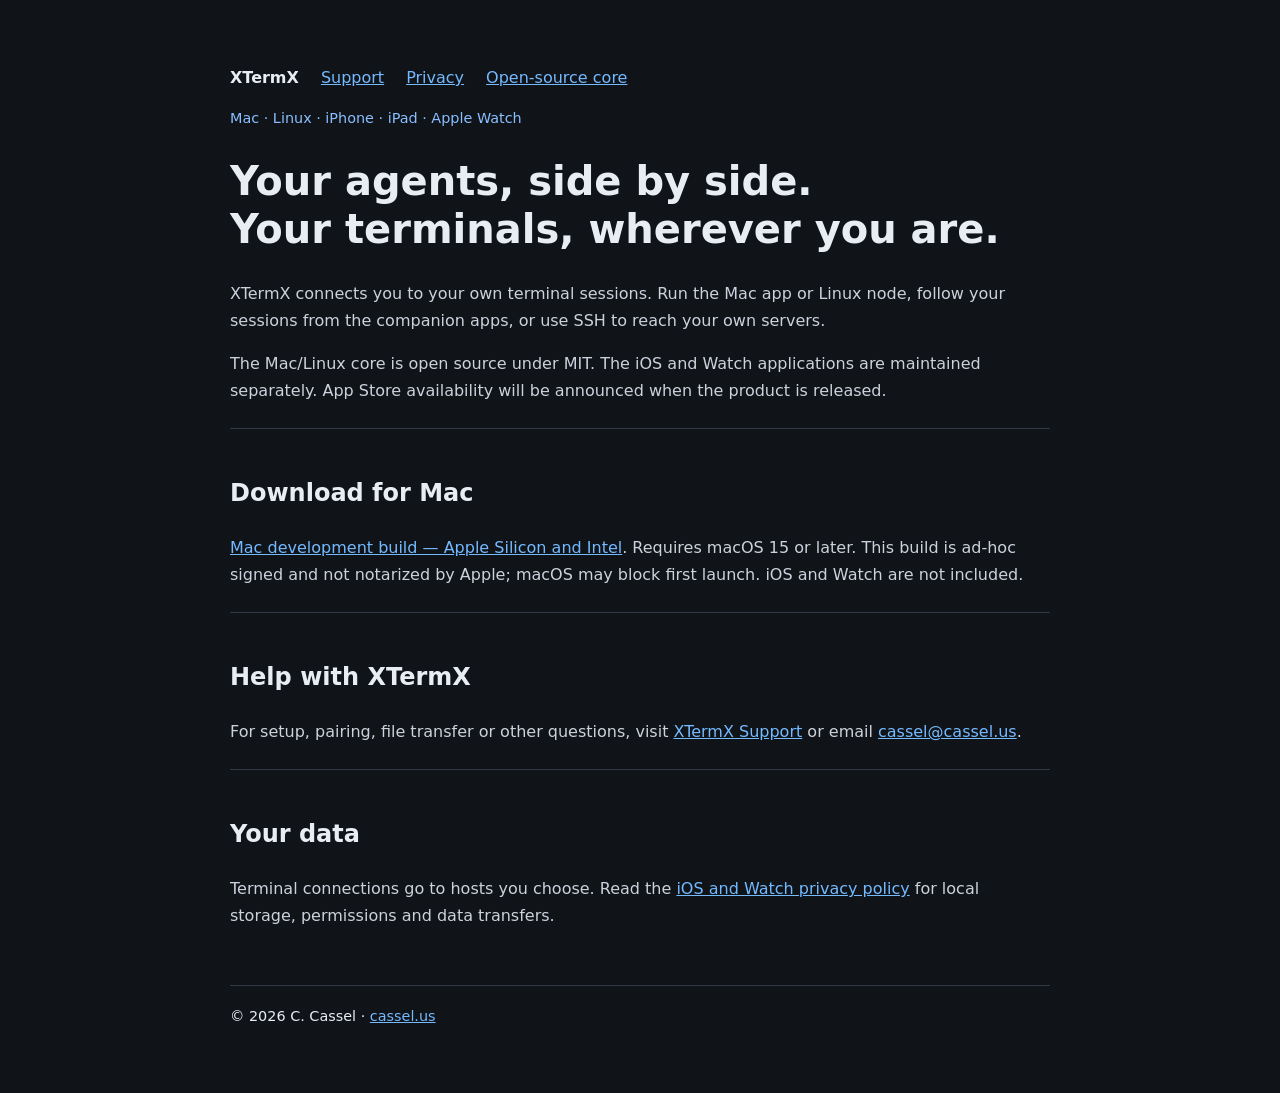
<file: docs/site/index.html>
<!doctype html><html lang="en"><head><meta charset="utf-8"><meta name="viewport" content="width=device-width,initial-scale=1"><title>XTermX — Support and Privacy</title><link rel="stylesheet" href="style.css"></head><body><nav><strong>XTermX</strong><a href="support.html">Support</a><a href="privacy.html">Privacy</a><a href="https://github.com/cassel/xtermx-core">Open-source core</a></nav><main><p class="tag">Mac · Linux · iPhone · iPad · Apple Watch</p><h1>Your agents, side by side.<br>Your terminals, wherever you are.</h1><p>XTermX connects you to your own terminal sessions. Run the Mac app or Linux node, follow your sessions from the companion apps, or use SSH to reach your own servers.</p><p>The Mac/Linux core is open source under MIT. The iOS and Watch applications are maintained separately. App Store availability will be announced when the product is released.</p><article><h2>Download for Mac</h2><p><a href="https://github.com/cassel/xtermx-core/releases/tag/dev-2026.10.22-1458">Mac development build — Apple Silicon and Intel</a>. Requires macOS 15 or later. This build is ad-hoc signed and not notarized by Apple; macOS may block first launch. iOS and Watch are not included.</p></article><article><h2>Help with XTermX</h2><p>For setup, pairing, file transfer or other questions, visit <a href="support.html">XTermX Support</a> or email <a href="mailto:cassel@cassel.us">cassel@cassel.us</a>.</p></article><article><h2>Your data</h2><p>Terminal connections go to hosts you choose. Read the <a href="privacy.html">iOS and Watch privacy policy</a> for local storage, permissions and data transfers.</p></article></main><footer>© 2026 C. Cassel · <a href="https://cassel.us">cassel.us</a></footer></body></html>
</file>
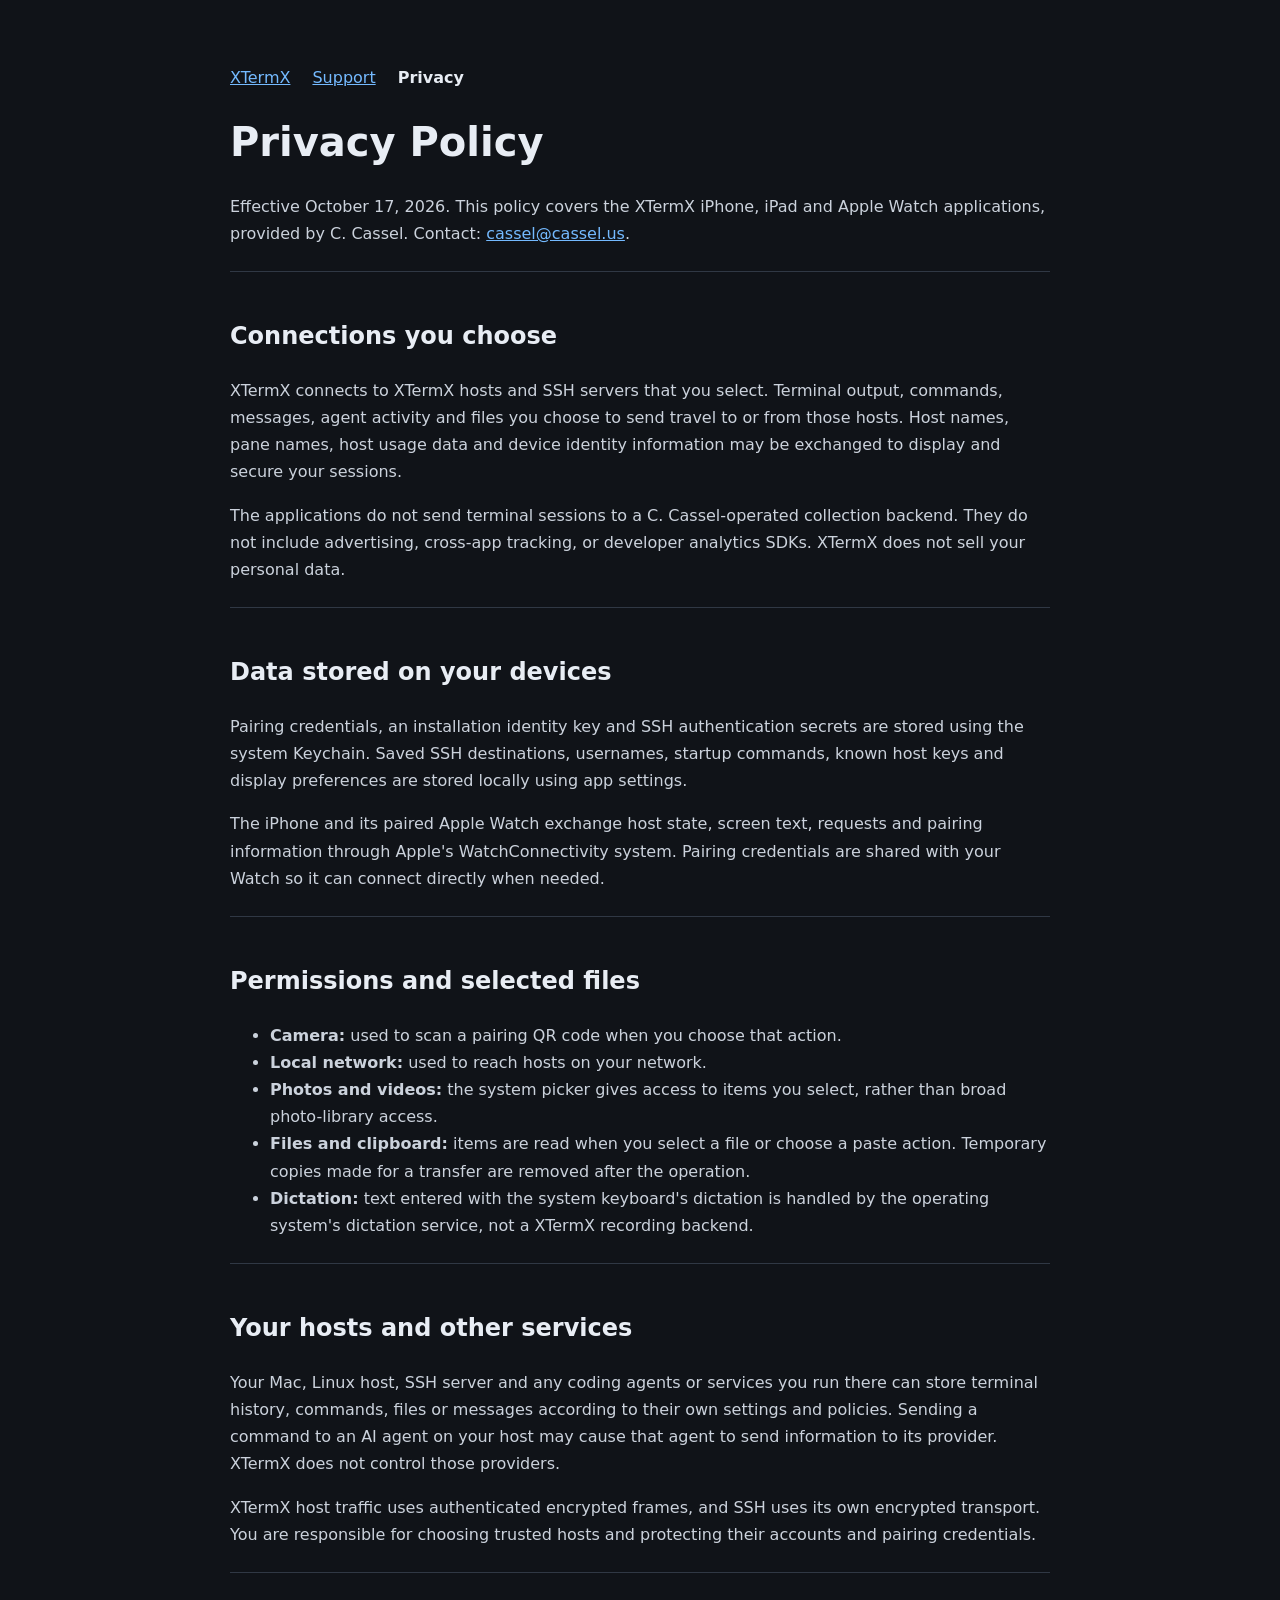
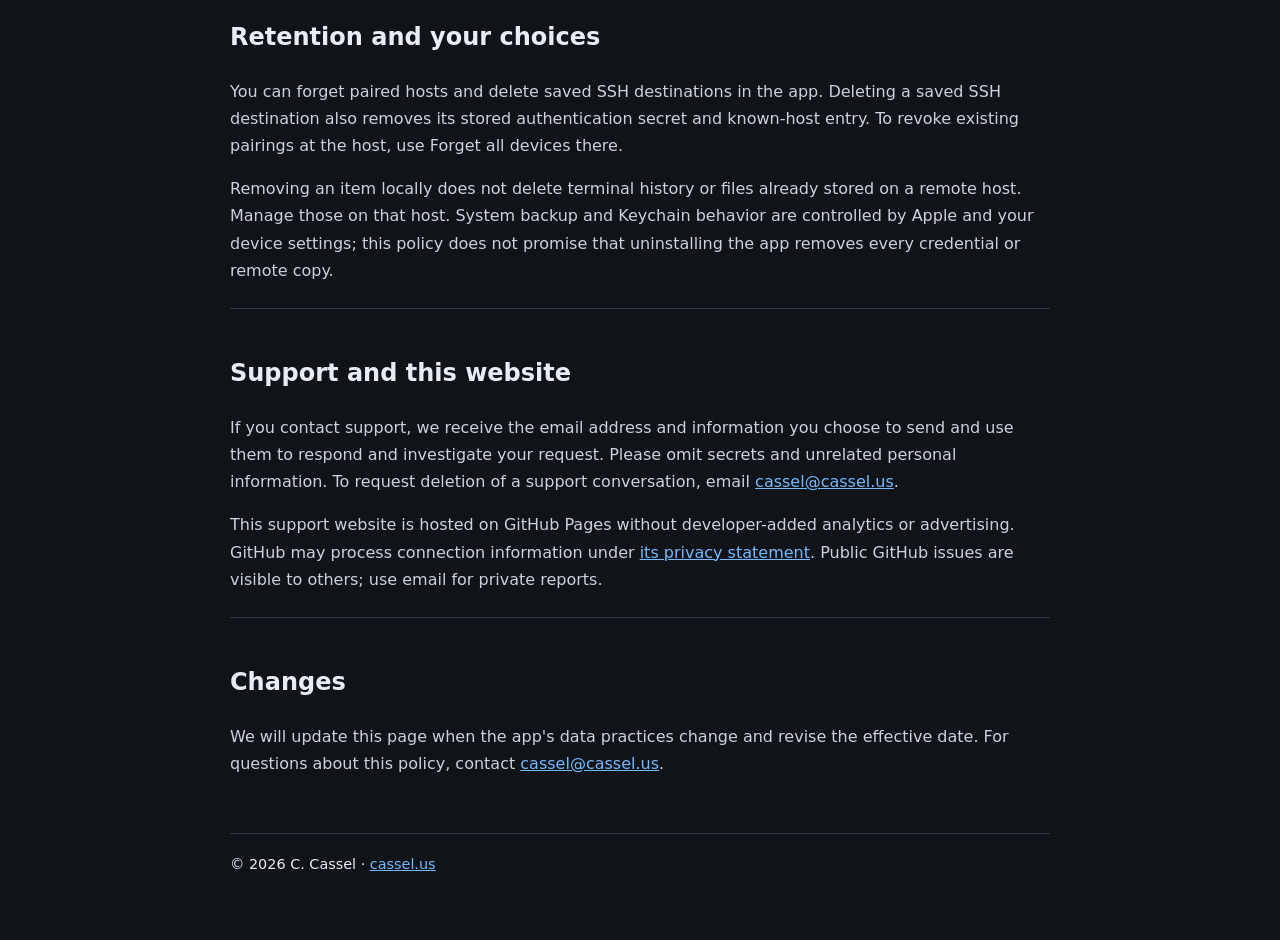
<file: docs/site/privacy.html>
<!doctype html><html lang="en"><head><meta charset="utf-8"><meta name="viewport" content="width=device-width,initial-scale=1"><title>XTermX iOS and Watch Privacy Policy</title><link rel="stylesheet" href="style.css"></head><body><nav><a href="index.html">XTermX</a><a href="support.html">Support</a><strong>Privacy</strong></nav><main><h1>Privacy Policy</h1><p>Effective October 17, 2026. This policy covers the XTermX iPhone, iPad and Apple Watch applications, provided by C. Cassel. Contact: <a href="mailto:cassel@cassel.us">cassel@cassel.us</a>.</p><article><h2>Connections you choose</h2><p>XTermX connects to XTermX hosts and SSH servers that you select. Terminal output, commands, messages, agent activity and files you choose to send travel to or from those hosts. Host names, pane names, host usage data and device identity information may be exchanged to display and secure your sessions.</p><p>The applications do not send terminal sessions to a C. Cassel-operated collection backend. They do not include advertising, cross-app tracking, or developer analytics SDKs. XTermX does not sell your personal data.</p></article><article><h2>Data stored on your devices</h2><p>Pairing credentials, an installation identity key and SSH authentication secrets are stored using the system Keychain. Saved SSH destinations, usernames, startup commands, known host keys and display preferences are stored locally using app settings.</p><p>The iPhone and its paired Apple Watch exchange host state, screen text, requests and pairing information through Apple's WatchConnectivity system. Pairing credentials are shared with your Watch so it can connect directly when needed.</p></article><article><h2>Permissions and selected files</h2><ul><li><strong>Camera:</strong> used to scan a pairing QR code when you choose that action.</li><li><strong>Local network:</strong> used to reach hosts on your network.</li><li><strong>Photos and videos:</strong> the system picker gives access to items you select, rather than broad photo-library access.</li><li><strong>Files and clipboard:</strong> items are read when you select a file or choose a paste action. Temporary copies made for a transfer are removed after the operation.</li><li><strong>Dictation:</strong> text entered with the system keyboard's dictation is handled by the operating system's dictation service, not a XTermX recording backend.</li></ul></article><article><h2>Your hosts and other services</h2><p>Your Mac, Linux host, SSH server and any coding agents or services you run there can store terminal history, commands, files or messages according to their own settings and policies. Sending a command to an AI agent on your host may cause that agent to send information to its provider. XTermX does not control those providers.</p><p>XTermX host traffic uses authenticated encrypted frames, and SSH uses its own encrypted transport. You are responsible for choosing trusted hosts and protecting their accounts and pairing credentials.</p></article><article><h2>Retention and your choices</h2><p>You can forget paired hosts and delete saved SSH destinations in the app. Deleting a saved SSH destination also removes its stored authentication secret and known-host entry. To revoke existing pairings at the host, use Forget all devices there.</p><p>Removing an item locally does not delete terminal history or files already stored on a remote host. Manage those on that host. System backup and Keychain behavior are controlled by Apple and your device settings; this policy does not promise that uninstalling the app removes every credential or remote copy.</p></article><article><h2>Support and this website</h2><p>If you contact support, we receive the email address and information you choose to send and use them to respond and investigate your request. Please omit secrets and unrelated personal information. To request deletion of a support conversation, email <a href="mailto:cassel@cassel.us">cassel@cassel.us</a>.</p><p>This support website is hosted on GitHub Pages without developer-added analytics or advertising. GitHub may process connection information under <a href="https://docs.github.com/en/site-policy/privacy-policies/github-general-privacy-statement">its privacy statement</a>. Public GitHub issues are visible to others; use email for private reports.</p></article><article><h2>Changes</h2><p>We will update this page when the app's data practices change and revise the effective date. For questions about this policy, contact <a href="mailto:cassel@cassel.us">cassel@cassel.us</a>.</p></article></main><footer>© 2026 C. Cassel · <a href="https://cassel.us">cassel.us</a></footer></body></html>
</file>
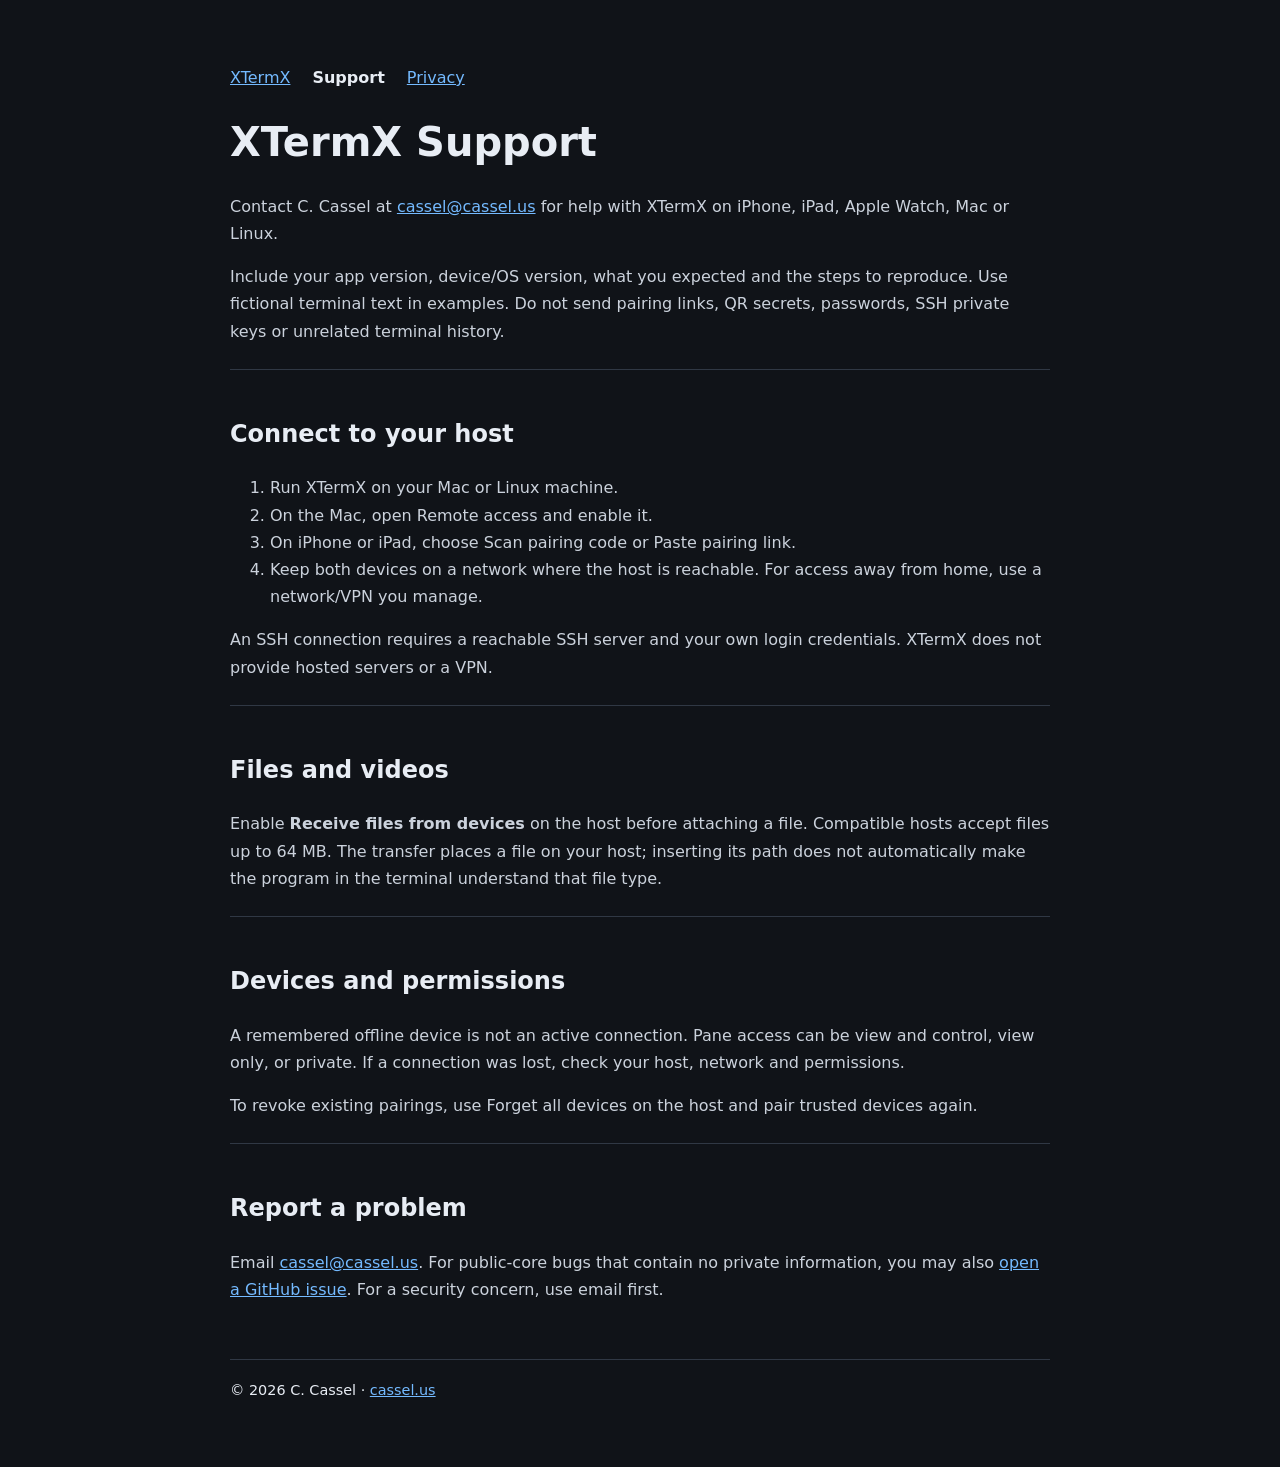
<file: docs/site/support.html>
<!doctype html><html lang="en"><head><meta charset="utf-8"><meta name="viewport" content="width=device-width,initial-scale=1"><title>XTermX Support</title><link rel="stylesheet" href="style.css"></head><body><nav><a href="index.html">XTermX</a><strong>Support</strong><a href="privacy.html">Privacy</a></nav><main><h1>XTermX Support</h1><p>Contact C. Cassel at <a href="mailto:cassel@cassel.us">cassel@cassel.us</a> for help with XTermX on iPhone, iPad, Apple Watch, Mac or Linux.</p><p>Include your app version, device/OS version, what you expected and the steps to reproduce. Use fictional terminal text in examples. Do not send pairing links, QR secrets, passwords, SSH private keys or unrelated terminal history.</p><article><h2>Connect to your host</h2><ol><li>Run XTermX on your Mac or Linux machine.</li><li>On the Mac, open Remote access and enable it.</li><li>On iPhone or iPad, choose Scan pairing code or Paste pairing link.</li><li>Keep both devices on a network where the host is reachable. For access away from home, use a network/VPN you manage.</li></ol><p>An SSH connection requires a reachable SSH server and your own login credentials. XTermX does not provide hosted servers or a VPN.</p></article><article><h2>Files and videos</h2><p>Enable <strong>Receive files from devices</strong> on the host before attaching a file. Compatible hosts accept files up to 64 MB. The transfer places a file on your host; inserting its path does not automatically make the program in the terminal understand that file type.</p></article><article><h2>Devices and permissions</h2><p>A remembered offline device is not an active connection. Pane access can be view and control, view only, or private. If a connection was lost, check your host, network and permissions.</p><p>To revoke existing pairings, use Forget all devices on the host and pair trusted devices again.</p></article><article><h2>Report a problem</h2><p>Email <a href="mailto:cassel@cassel.us">cassel@cassel.us</a>. For public-core bugs that contain no private information, you may also <a href="https://github.com/cassel/xtermx-core/issues">open a GitHub issue</a>. For a security concern, use email first.</p></article></main><footer>© 2026 C. Cassel · <a href="https://cassel.us">cassel.us</a></footer></body></html>
</file>
<file: docs/site/style.css>
:root{color-scheme:dark;font-family:system-ui,-apple-system,sans-serif;background:#101318;color:#e8edf4}body{max-width:820px;margin:64px auto;padding:0 24px;line-height:1.7}a{color:#74baff}nav{display:flex;gap:22px;flex-wrap:wrap}h1{font-size:2.5rem;line-height:1.2}h2{margin-top:2rem}p,li{color:#cbd2dc}.tag{color:#89bfff;font-size:.9rem}article{border-top:1px solid #303844;margin-top:24px;padding-top:12px}footer{margin-top:56px;border-top:1px solid #303844;padding-top:18px;font-size:.9rem}code{background:#202630;padding:2px 5px;border-radius:4px}
</file>
